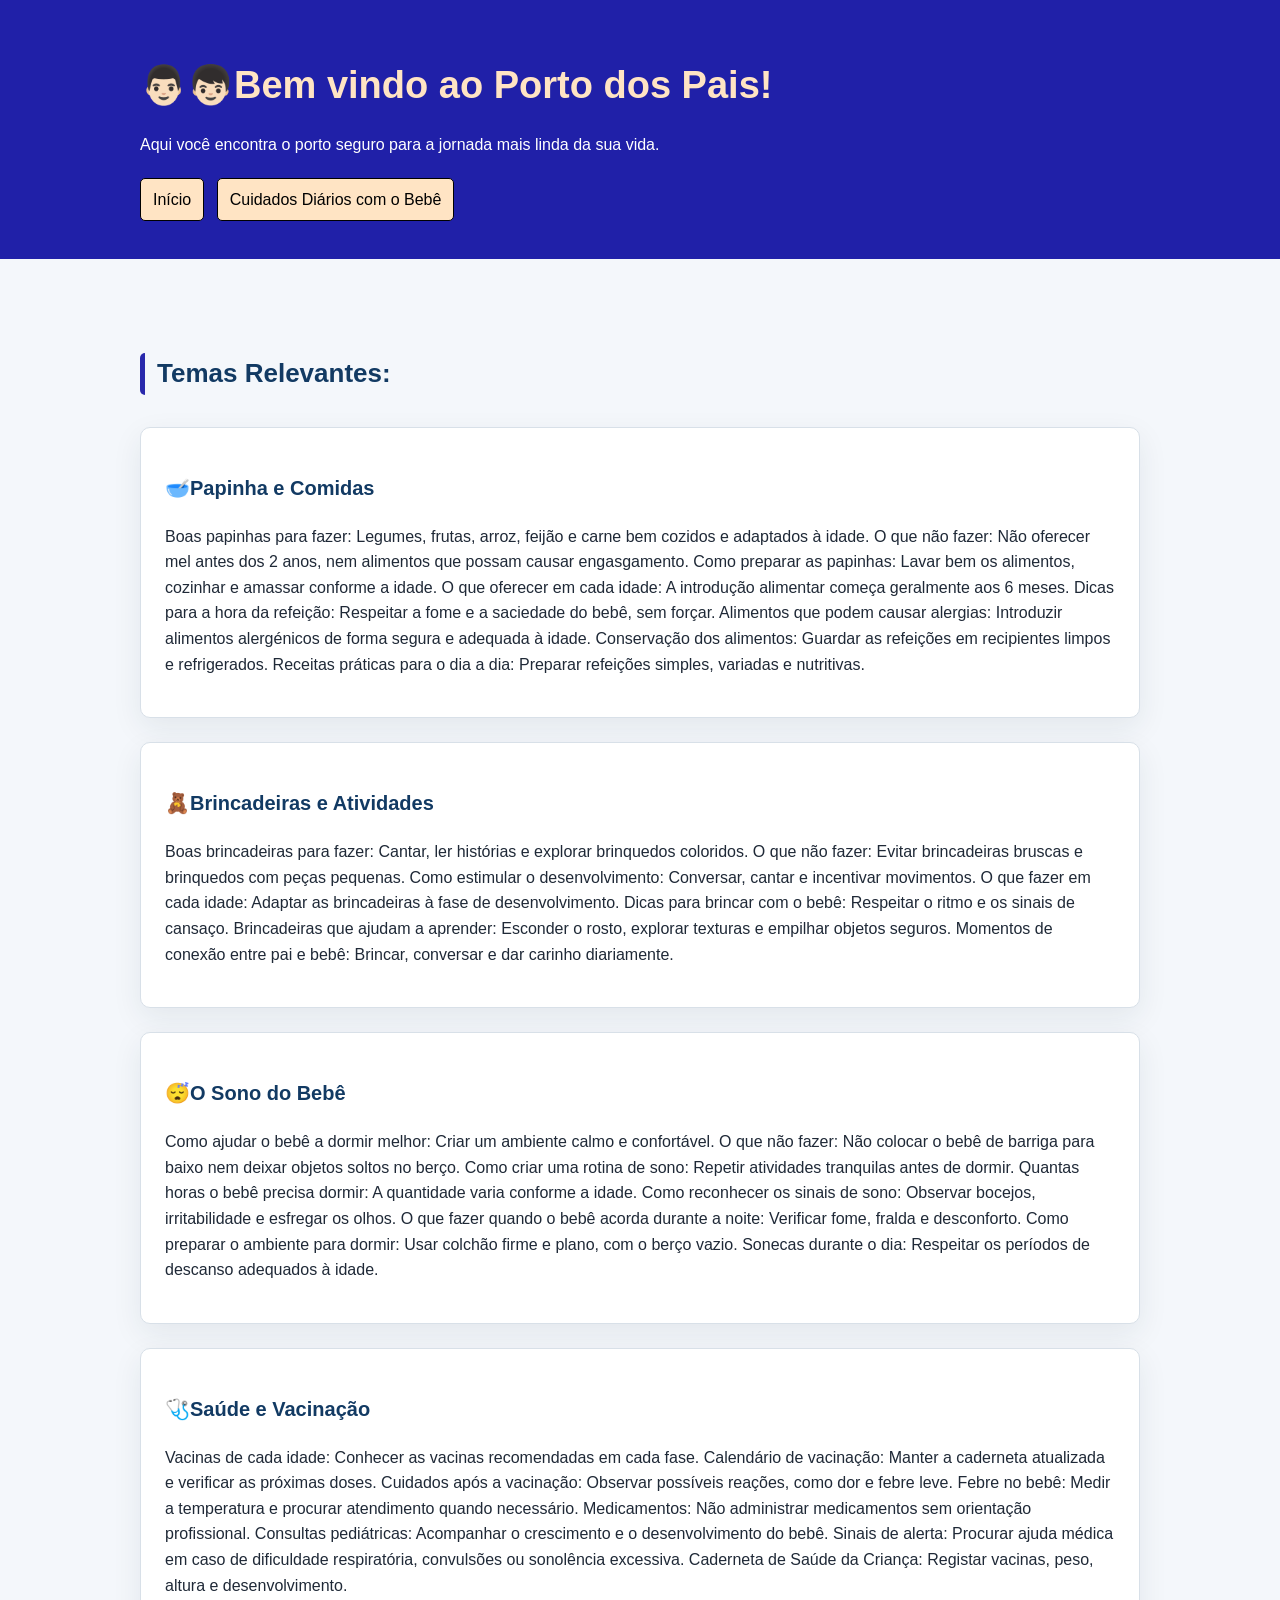
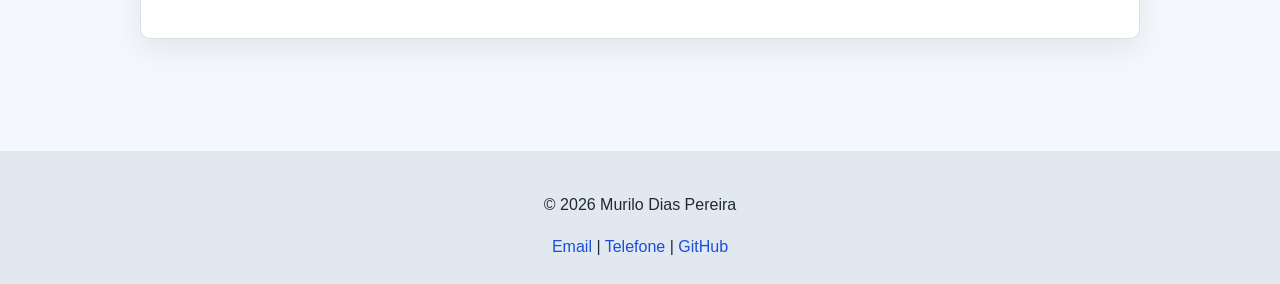
<file: index.html>
<!DOCTYPE html>
<html lang="pt-br">

<head>
    <meta charset="UTF-8">
    <meta name="viewport" content="width=device-width, initial-scale=1.0">
    <title>Porto dos Pais</title>
    <link rel="stylesheet" href="./style/style.css">
</head>

<body>
    <header class="cabecalho">
        <div class="container">

            <h1>👨🏻‍👦🏻Bem vindo ao Porto dos Pais!</h1>

            <p class="subtitulo"> Aqui você encontra o porto seguro para a jornada mais linda da sua vida.</p>

            <nav class="menu-principal">
                <ul class="menu-lista">
                    <li><a class="menu-link" href="index.html">Início</a></li>
                    <li><a class="menu-link" href="./pages/cuidadosdiarios.html">Cuidados Diários com o Bebê</a></li>
                </ul>
            </nav>

        </div>
    </header>
    <main>
        <section class="secao">
            <div class="container">
                <h2 class="titulo-secao">Temas Relevantes:</h2>

                <div class="grade-cards">
                    <article class="card">
                        <h3>🥣Papinha e Comidas</h3>
                        <p>Boas papinhas para fazer: Legumes, frutas, arroz, feijão e carne bem cozidos e adaptados à
                            idade.
                            O que não fazer: Não oferecer mel antes dos 2 anos, nem alimentos que possam causar
                            engasgamento.
                            Como preparar as papinhas: Lavar bem os alimentos, cozinhar e amassar conforme a idade.
                            O que oferecer em cada idade: A introdução alimentar começa geralmente aos 6 meses.
                            Dicas para a hora da refeição: Respeitar a fome e a saciedade do bebê, sem forçar.
                            Alimentos que podem causar alergias: Introduzir alimentos alergénicos de forma segura e
                            adequada à idade.
                            Conservação dos alimentos: Guardar as refeições em recipientes limpos e refrigerados.
                            Receitas práticas para o dia a dia: Preparar refeições simples, variadas e nutritivas.</p>
                    </article>
                    <article class="card">
                        <h3>🧸Brincadeiras e Atividades</h3>
                        <p>Boas brincadeiras para fazer: Cantar, ler histórias e explorar brinquedos coloridos.
                            O que não fazer: Evitar brincadeiras bruscas e brinquedos com peças pequenas.
                            Como estimular o desenvolvimento: Conversar, cantar e incentivar movimentos.
                            O que fazer em cada idade: Adaptar as brincadeiras à fase de desenvolvimento.
                            Dicas para brincar com o bebê: Respeitar o ritmo e os sinais de cansaço.
                            Brincadeiras que ajudam a aprender: Esconder o rosto, explorar texturas e empilhar objetos
                            seguros.
                            Momentos de conexão entre pai e bebê: Brincar, conversar e dar carinho diariamente.</p>
                    </article>
                    <article class="card">
                        <h3>😴O Sono do Bebê</h3>
                        <p>Como ajudar o bebê a dormir melhor: Criar um ambiente calmo e confortável.
                            O que não fazer: Não colocar o bebê de barriga para baixo nem deixar objetos soltos no
                            berço.
                            Como criar uma rotina de sono: Repetir atividades tranquilas antes de dormir.
                            Quantas horas o bebê precisa dormir: A quantidade varia conforme a idade.
                            Como reconhecer os sinais de sono: Observar bocejos, irritabilidade e esfregar os olhos.
                            O que fazer quando o bebê acorda durante a noite: Verificar fome, fralda e desconforto.
                            Como preparar o ambiente para dormir: Usar colchão firme e plano, com o berço vazio.
                            Sonecas durante o dia: Respeitar os períodos de descanso adequados à idade.</p>
                    </article>
                    <article class="card">
                        <h3>🩺Saúde e Vacinação</h3>
                        <p>Vacinas de cada idade: Conhecer as vacinas recomendadas em cada fase.
                            Calendário de vacinação: Manter a caderneta atualizada e verificar as próximas doses.
                            Cuidados após a vacinação: Observar possíveis reações, como dor e febre leve.
                            Febre no bebê: Medir a temperatura e procurar atendimento quando necessário.
                            Medicamentos: Não administrar medicamentos sem orientação profissional.
                            Consultas pediátricas: Acompanhar o crescimento e o desenvolvimento do bebê.
                            Sinais de alerta: Procurar ajuda médica em caso de dificuldade respiratória, convulsões ou
                            sonolência excessiva.
                            Caderneta de Saúde da Criança: Registar vacinas, peso, altura e desenvolvimento.</p>
                    </article>
                </div>

            </div>
        </section>
    </main>
    <footer class="rodape">
        <div class="container">
            <p>&copy; 2026 Murilo Dias Pereira</p>

            <adress>
                <a href="mailto:pereiramurilodias@gmail.com">Email</a>
                <span> | </span>
                <a href="tel:+5515987654321">Telefone</a>
                <span> | </span>
                <a href="https://github.com/MuriloDias10" target="_blank">GitHub</a>
            </adress>

        </div>
    </footer>
</body>

</html>
</file>
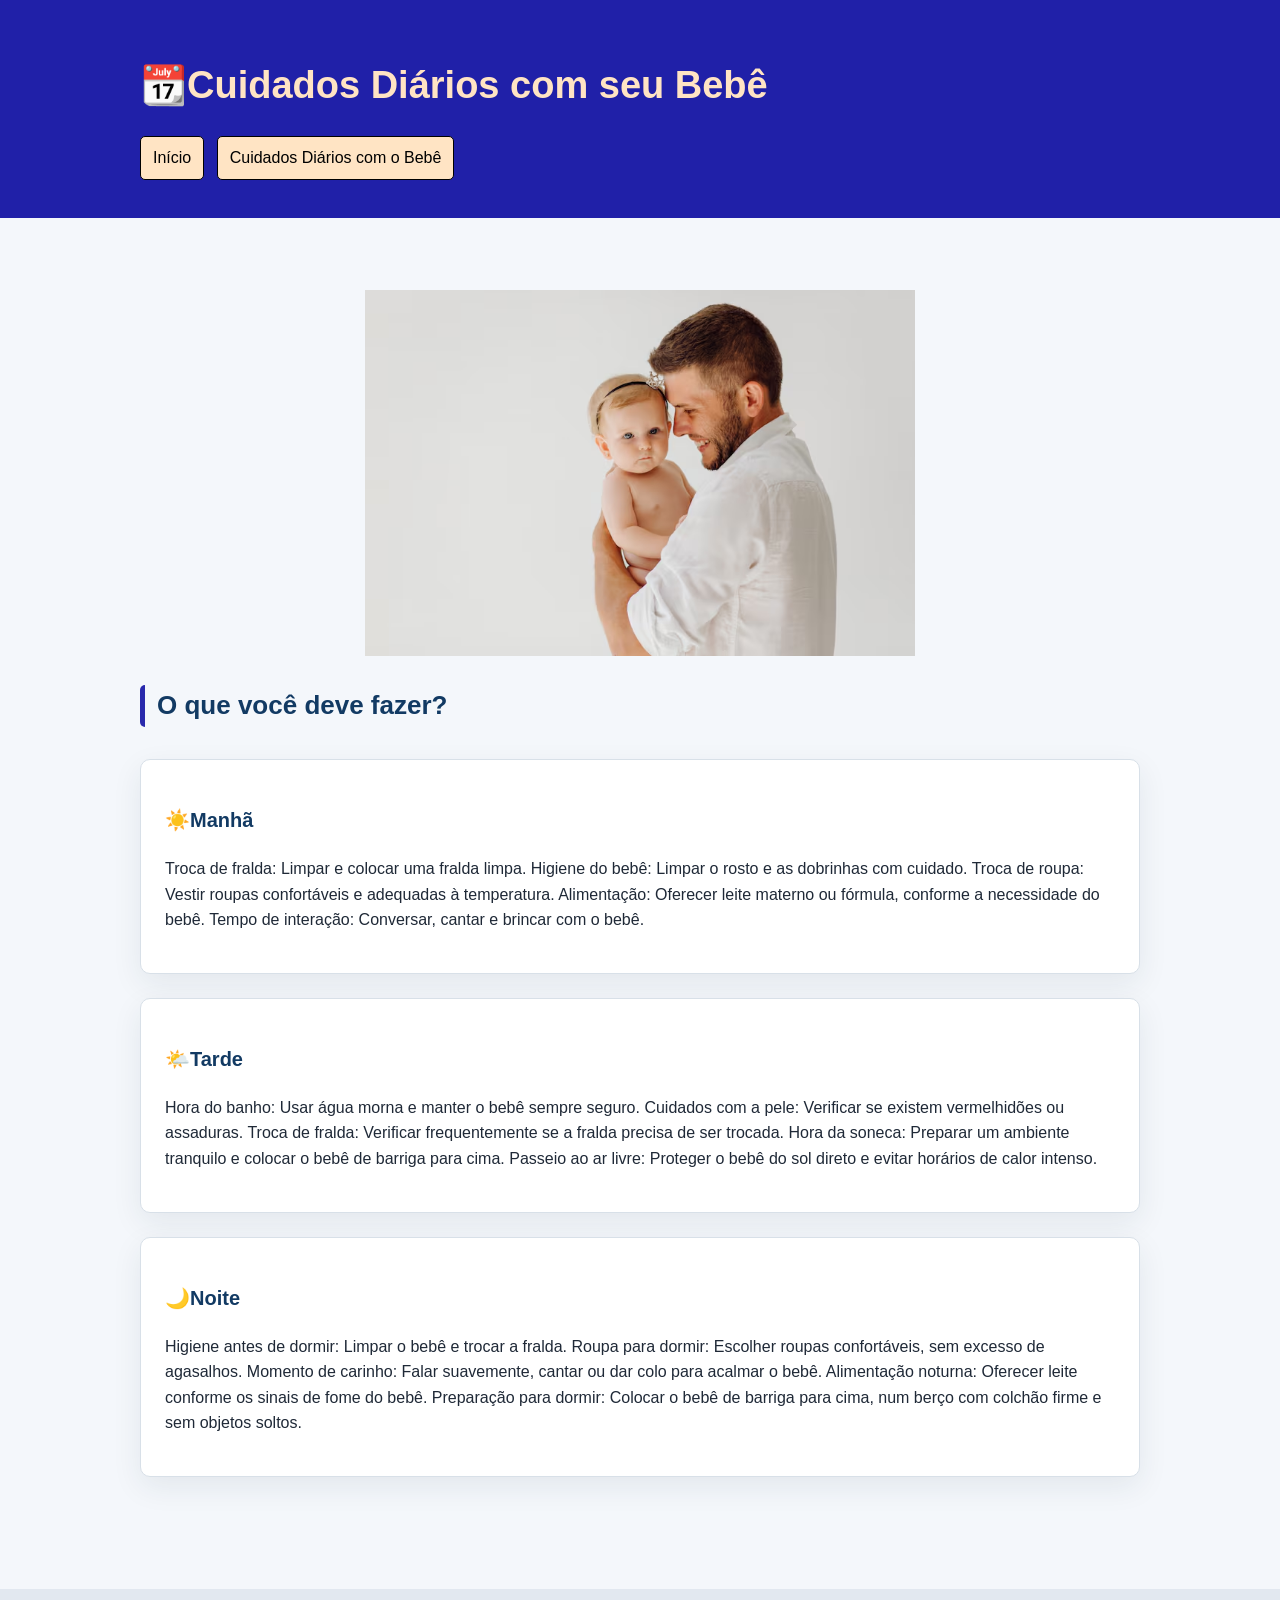
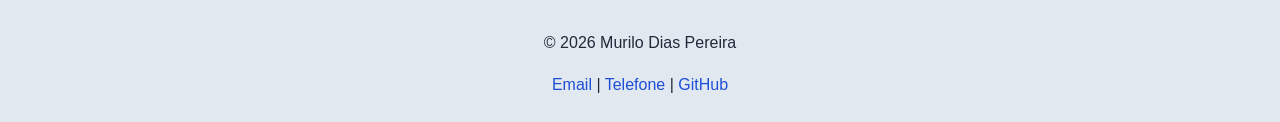
<file: pages/cuidadosdiarios.html>
<!DOCTYPE html>
<html lang="pt-br">

<head>
    <meta charset="UTF-8">
    <meta name="viewport" content="width=device-width, initial-scale=1.0">
    <title>Porto dos Pais</title>
    <link rel="stylesheet" href="./style/style.css">
</head>

<body>
    <header class="cabecalho">
        <div class="container">

            <h1>📆Cuidados Diários com seu Bebê</h1>

            <nav class="menu-principal">
                <ul class="menu-lista">
                    <li><a class="menu-link" href="../index.html">Início</a></li>
                    <li><a class="menu-link" href="./pages/cuidadosdiarios.html">Cuidados Diários com o Bebê</a></li>
                </ul>
            </nav>

        </div>
    </header>
    <main>
        <section class="secao">
            <div class="container">
                <div align="center"> <img src="../img/paifilhobebe.avif" alt="Pai e seu filho" width="550"> </div>
                <h2 class="titulo-secao">O que você deve fazer?</h2>

                <div class="grade-cards">
                    <article class="card">
                        <h3>☀️Manhã</h3>
                        <p> Troca de fralda: Limpar e colocar uma fralda limpa.
                            Higiene do bebê: Limpar o rosto e as dobrinhas com cuidado.
                            Troca de roupa: Vestir roupas confortáveis e adequadas à temperatura.
                            Alimentação: Oferecer leite materno ou fórmula, conforme a necessidade do bebê.
                            Tempo de interação: Conversar, cantar e brincar com o bebê.</p>
                    </article>
                    <article class="card">
                        <h3>🌤️Tarde</h3>
                        <p>Hora do banho: Usar água morna e manter o bebê sempre seguro.
                            Cuidados com a pele: Verificar se existem vermelhidões ou assaduras.
                            Troca de fralda: Verificar frequentemente se a fralda precisa de ser trocada.
                            Hora da soneca: Preparar um ambiente tranquilo e colocar o bebê de barriga para cima.
                            Passeio ao ar livre: Proteger o bebê do sol direto e evitar horários de calor intenso.</p>
                    </article>
                    <article class="card">
                        <h3>🌙Noite</h3>
                        <p>Higiene antes de dormir: Limpar o bebê e trocar a fralda.
                            Roupa para dormir: Escolher roupas confortáveis, sem excesso de agasalhos.
                            Momento de carinho: Falar suavemente, cantar ou dar colo para acalmar o bebê.
                            Alimentação noturna: Oferecer leite conforme os sinais de fome do bebê.
                            Preparação para dormir: Colocar o bebê de barriga para cima, num berço com colchão firme e
                            sem objetos soltos.</p>
                    </article>
                </div>

            </div>
        </section>
    </main>
    <footer class="rodape">
        <div class="container">
            <p>&copy; 2026 Murilo Dias Pereira</p>

            <adress>
                <a href="mailto:pereiramurilodias@gmail.com">Email</a>
                <span> | </span>
                <a href="tel:+5515987654321">Telefone</a>
                <span> | </span>
                <a href="https://github.com/MuriloDias10" target="_blank">GitHub</a>
            </adress>

        </div>
    </footer>
</body>

</html>
</file>
<file: style/style.css>
* {
    box-sizing: border-box;
}

body {
    margin: 0;

    background-color: #f4f7fb;
    color: #1f2937;

    font-family: Arial, Helvetica, sans-serif;
    font-size: 16px;
    line-height: 1.6;
}

h1,
h2,
h3 {
    color: #123a63;
}

h1 {
    font-size: 38px;
    margin-bottom: 10px;
}

h2 {
    font-size: 26px;
}

h3 {
    font-size: 20px;
}

a {
    color: #1d4ed8;
}

.container {
    width: 90%;
    max-width: 1000px;
    margin: 0 auto;
}

.cabecalho {
    background-color: #2020a8;
    color: white;
    padding: 30px 0;
}

.cabecalho h1 {
    color: bisque;
}

.subtitulo {
    max-width: 700px;
}

.menu-lista {
    margin: 20px 0 0;
    padding: 0;

    list-style: none;
}

.menu-lista li {
    display: inline-block;

    margin-right: 8px;
    margin-bottom: 8px;
}

.menu-link {
    display: inline-block;

    padding: 8px 12px;

    background-color: bisque;
    color: black;

    border: 1px solid black;
    border-radius: 5px;

    text-decoration: none;
}

.secao {
    padding: 72px 0;
}

.titulo-secao {
    margin-bottom: 32px;
    padding-left: 12px;

    border-left: 5px solid #2929ac;
    border-radius: 5px;
}

.grade-cards {
    display: grid;
    gap: 24px;
}

.card {
    padding: 24px;
    background-color: #fff;
    border: 1px solid #d8e0e8;
    border-radius: 10px;
    box-shadow: 0 10px 30px rgba(20, 45, 70, 0.08);
}

.rodape {
    margin-top: 40px;
    padding: 25px;
    background-color: #e2e8f0;
    text-align: center;
}

.rodape address {
    font-style: normal;
}

.rodape a {
    text-decoration: none;
}
</file>
<file: pages/style/style.css>
* {
    box-sizing: border-box;
}

body {
    margin: 0;

    background-color: #f4f7fb;
    color: #1f2937;

    font-family: Arial, Helvetica, sans-serif;
    font-size: 16px;
    line-height: 1.6;
}

h1,
h2,
h3 {
    color: #123a63;
}

h1 {
    font-size: 38px;
    margin-bottom: 10px;
}

h2 {
    font-size: 26px;
}

h3 {
    font-size: 20px;
}

a {
    color: #1d4ed8;
}

.container {
    width: 90%;
    max-width: 1000px;
    margin: 0 auto;
}

.cabecalho {
    background-color: #2020a8;
    color: white;
    padding: 30px 0;
}

.cabecalho h1 {
    color: bisque;
}

.menu-lista {
    margin: 20px 0 0;
    padding: 0;

    list-style: none;
}

.menu-lista li {
    display: inline-block;

    margin-right: 8px;
    margin-bottom: 8px;
}

.menu-link {
    display: inline-block;

    padding: 8px 12px;

    background-color: bisque;
    color: black;

    border: 1px solid black;
    border-radius: 5px;

    text-decoration: none;
}

.secao {
    padding: 72px 0;
}

.titulo-secao {
    margin-bottom: 32px;
    padding-left: 12px;

    border-left: 5px solid #2929ac;
    border-radius: 5px;
}

.grade-cards {
    display: grid;
    gap: 24px;
}

.card {
    padding: 24px;
    background-color: #fff;
    border: 1px solid #d8e0e8;
    border-radius: 10px;
    box-shadow: 0 10px 30px rgba(20, 45, 70, 0.08);
}

.rodape {
    margin-top: 40px;
    padding: 25px;
    background-color: #e2e8f0;
    text-align: center;
}

.rodape address {
    font-style: normal;
}

.rodape a {
    text-decoration: none;
}
</file>
